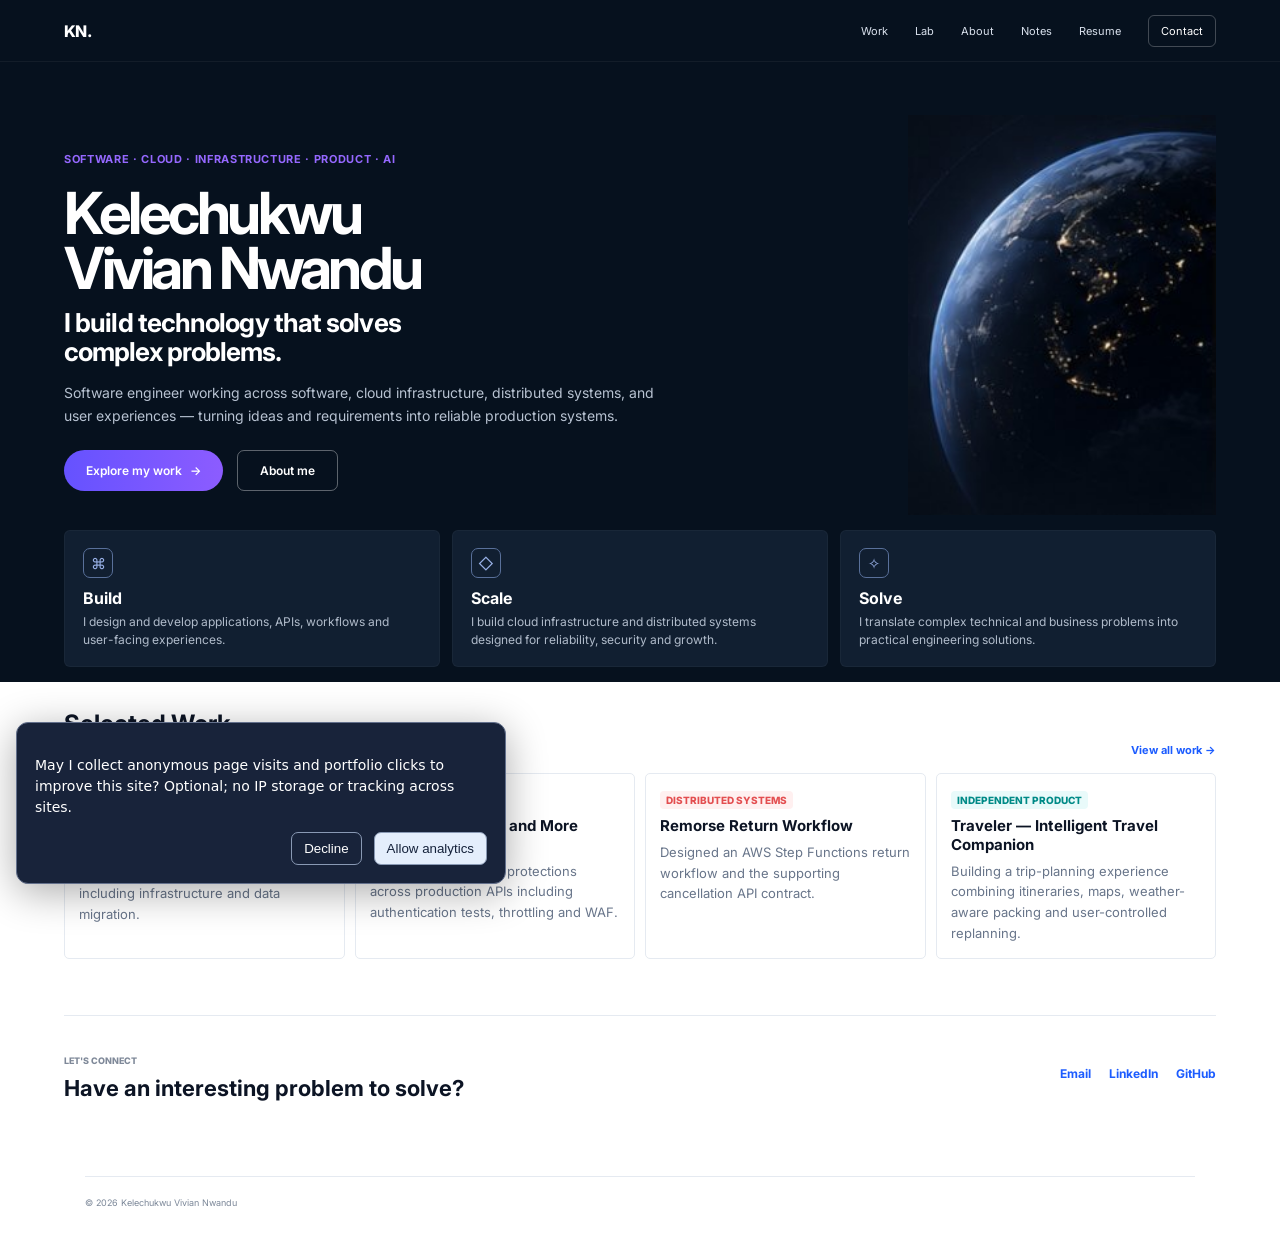
<file: index.html>
<!doctype html><html lang="en"><head><meta charset="utf-8"><meta name="viewport" content="width=device-width,initial-scale=1"><title>Kelechukwu Vivian Nwandu</title><meta name="description" content="Software engineer building reliable software, cloud infrastructure, distributed systems and user experiences."><link rel="preconnect" href="https://fonts.googleapis.com"><link rel="preconnect" href="https://fonts.gstatic.com" crossorigin><link href="https://fonts.googleapis.com/css2?family=Inter:wght@400;500;600;700;800&display=swap" rel="stylesheet"><link rel="stylesheet" href="app.css"></head><body class="home-page">
<header class="topbar dark"><a class="logo" href="index.html">KN.</a><button class="mobile-menu" aria-label="Toggle navigation" aria-expanded="false" aria-controls="primary-navigation">Menu</button><nav id="primary-navigation"><a href="work.html">Work</a><a href="lab.html">Lab</a><a href="about.html">About</a><a href="https://caseynv.wordpress.com/" target="_blank" rel="noopener noreferrer">Notes</a><a href="resume/Kelechukwu_Nwandu_Resume_2026.pdf" target="_blank" rel="noopener noreferrer">Resume</a><a class="contact-btn" href="#contact">Contact</a></nav></header>
<main><section class="home-hero"><div class="hero-main"><div class="hero-copy"><p class="kicker">SOFTWARE · CLOUD · INFRASTRUCTURE · PRODUCT · AI</p><h1>Kelechukwu<br>Vivian Nwandu</h1><h2>I build technology that solves<br>complex problems.</h2><p>Software engineer working across software, cloud infrastructure, distributed systems, and user experiences — turning ideas and requirements into reliable production systems.</p><div class="hero-actions"><a class="primary-btn" href="work.html">Explore my work <span>→</span></a><a class="ghost-btn" href="about.html">About me</a></div></div><div class="hero-earth"><img src="images/portfolio/hero-earth.jpg" alt="Earth at night"></div></div><div class="capability-grid"><article><div class="cap-icon">⌘</div><h3>Build</h3><p>I design and develop applications, APIs, workflows and user-facing experiences.</p></article><article><div class="cap-icon">◇</div><h3>Scale</h3><p>I build cloud infrastructure and distributed systems designed for reliability, security and growth.</p></article><article><div class="cap-icon">✧</div><h3>Solve</h3><p>I translate complex technical and business problems into practical engineering solutions.</p></article></div></section>
<section class="selected-section"><div class="section-row"><div><h2>Selected Work</h2><p>Some of the problems I’ve had the opportunity to solve.</p></div><a href="work.html">View all work →</a></div><div class="selected-grid"><a href="case-study.html?id=multi-region"><span class="tag blue">CLOUD INFRASTRUCTURE</span><h3>Multi-Region Service Expansion</h3><p>Helped expand production services across European AWS regions, including infrastructure and data migration.</p></a><a href="case-study.html?id=api-security"><span class="tag violet">SECURITY</span><h3>Making APIs Safer and More Resilient</h3><p>Implemented security protections across production APIs including authentication tests, throttling and WAF.</p></a><a href="case-study.html?id=remorse-return"><span class="tag red">DISTRIBUTED SYSTEMS</span><h3>Remorse Return Workflow</h3><p>Designed an AWS Step Functions return workflow and the supporting cancellation API contract.</p></a><a href="case-study.html?id=traveler-app"><span class="tag teal">INDEPENDENT PRODUCT</span><h3>Traveler — Intelligent Travel Companion</h3><p>Building a trip-planning experience combining itineraries, maps, weather-aware packing and user-controlled replanning.</p></a></div></section>
<section class="contact-section" id="contact"><div><p class="small-label">LET'S CONNECT</p><h2>Have an interesting problem to solve?</h2></div><div><a href="mailto:nwandukelechi@gmail.com">Email</a><a href="https://www.linkedin.com/in/kelechukwu-nwandu/" target="_blank" rel="noopener noreferrer">LinkedIn</a><a href="https://github.com/caseynv" target="_blank" rel="noopener noreferrer">GitHub</a></div></section></main><footer><span>© <span id="year"></span> Kelechukwu Vivian Nwandu</span></footer><script src="app.js"></script><script defer src="analytics.js"></script></body></html>
</file>
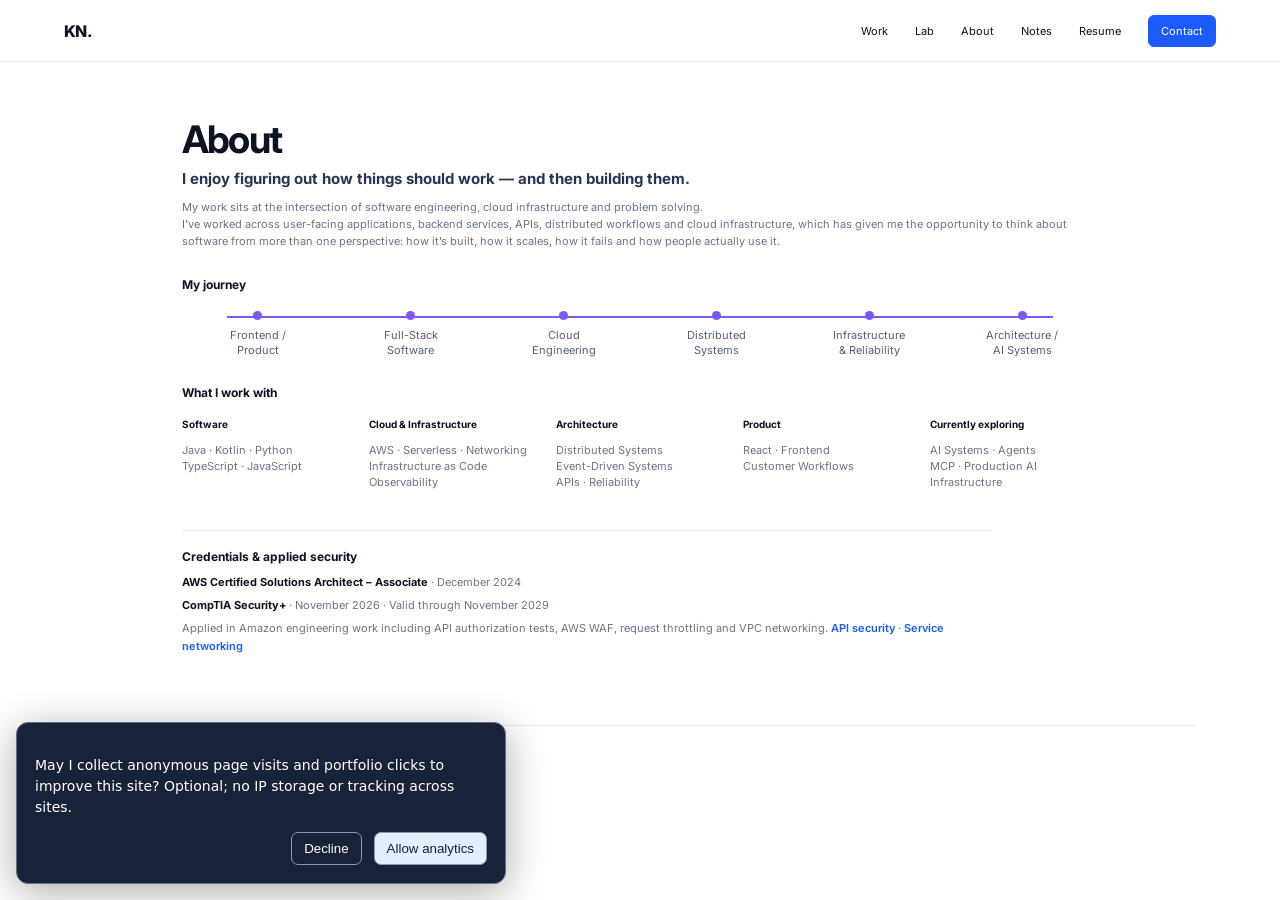
<file: about.html>
<!doctype html><html lang="en"><head><meta charset="utf-8"><meta name="viewport" content="width=device-width,initial-scale=1"><title>About · Kelechukwu Vivian Nwandu</title><link rel="preconnect" href="https://fonts.googleapis.com"><link rel="preconnect" href="https://fonts.gstatic.com" crossorigin><link href="https://fonts.googleapis.com/css2?family=Inter:wght@400;500;600;700;800&display=swap" rel="stylesheet"><link rel="stylesheet" href="app.css"></head><body><header class="topbar"><a class="logo" href="index.html">KN.</a><button class="mobile-menu" aria-label="Toggle navigation" aria-expanded="false" aria-controls="primary-navigation">Menu</button><nav id="primary-navigation"><a href="work.html">Work</a><a href="lab.html">Lab</a><a href="about.html">About</a><a href="https://caseynv.wordpress.com/" target="_blank" rel="noopener noreferrer">Notes</a><a href="resume/Kelechukwu_Nwandu_Resume_2026.pdf" target="_blank" rel="noopener noreferrer">Resume</a><a class="contact-btn blue-btn" href="index.html#contact">Contact</a></nav></header><main class="page about-page"><section class="about-intro"><h1>About</h1><h2>I enjoy figuring out how things should work — and then building them.</h2><p>My work sits at the intersection of software engineering, cloud infrastructure and problem solving.<br>I’ve worked across user-facing applications, backend services, APIs, distributed workflows and cloud infrastructure, which has given me the opportunity to think about software from more than one perspective: how it’s built, how it scales, how it fails and how people actually use it.</p></section><section class="journey"><h3>My journey</h3><div class="journey-track"><div><i></i><span>Frontend /<br>Product</span></div><div><i></i><span>Full-Stack<br>Software</span></div><div><i></i><span>Cloud<br>Engineering</span></div><div><i></i><span>Distributed<br>Systems</span></div><div><i></i><span>Infrastructure<br>& Reliability</span></div><div><i></i><span>Architecture /<br>AI Systems</span></div></div></section><section class="work-with"><h3>What I work with</h3><div><article><strong>Software</strong><p>Java · Kotlin · Python<br>TypeScript · JavaScript</p></article><article><strong>Cloud & Infrastructure</strong><p>AWS · Serverless · Networking<br>Infrastructure as Code<br>Observability</p></article><article><strong>Architecture</strong><p>Distributed Systems<br>Event-Driven Systems<br>APIs · Reliability</p></article><article><strong>Product</strong><p>React · Frontend<br>Customer Workflows</p></article><article><strong>Currently exploring</strong><p>AI Systems · Agents<br>MCP · Production AI<br>Infrastructure</p></article></div></section><section class="credentials-inline" aria-labelledby="credentials-heading"><div><h3 id="credentials-heading">Credentials &amp; applied security</h3><p><strong>AWS Certified Solutions Architect – Associate</strong> <span>· December 2024</span></p><p><strong>CompTIA Security+</strong> <span>· November 2026 · Valid through November 2029</span></p><p>Applied in Amazon engineering work including API authorization tests, AWS WAF, request throttling and VPC networking. <a href="case-study.html?id=api-security">API security</a> · <a href="case-study.html?id=vpc-networking">Service networking</a></p></div></section></main><footer><span>© <span id="year"></span> Kelechukwu Vivian Nwandu</span></footer><script src="app.js"></script><script defer src="analytics.js"></script></body></html>
</file>
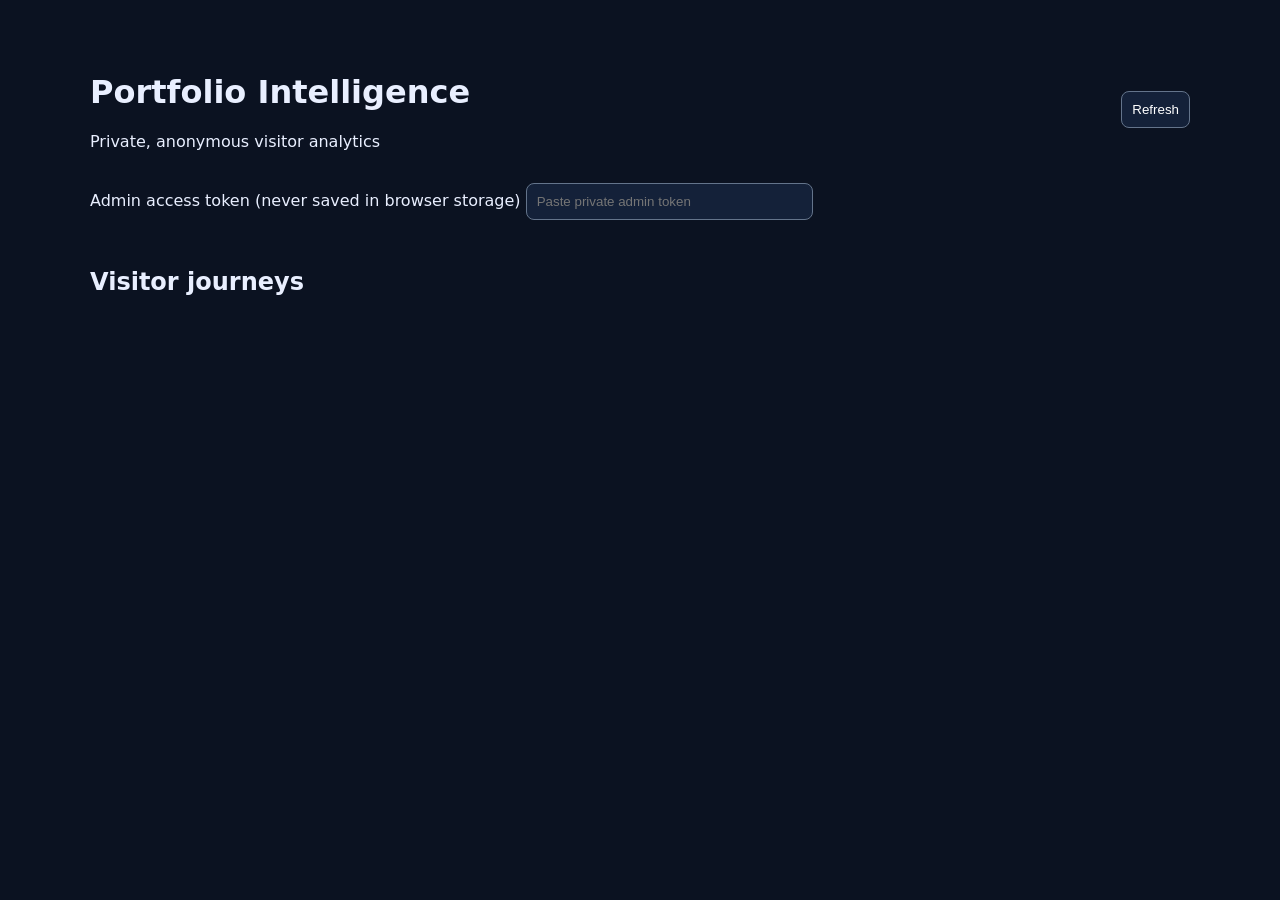
<file: analytics-admin.html>
<!doctype html><html lang="en"><head><meta charset="utf-8"><meta name="viewport" content="width=device-width,initial-scale=1"><meta name="robots" content="noindex,nofollow"><title>Private Portfolio Analytics</title><style>
:root{font-family:system-ui,sans-serif;color-scheme:dark}body{margin:0;padding:clamp(16px,4vw,60px);background:#0b1221;color:#e9efff}
header{display:flex;justify-content:space-between;align-items:center;gap:12px;flex-wrap:wrap}button,input{padding:10px;border-radius:8px;border:1px solid #64748b;background:#142139;color:#fff}
button{cursor:pointer}main{max-width:1100px;margin:auto}.metrics{display:grid;grid-template-columns:repeat(auto-fit,minmax(170px,1fr));gap:12px;margin:24px 0}
.metric,.journey{border:1px solid #334155;border-radius:12px;padding:18px;background:#142139}.metric strong{display:block;font-size:32px;margin-top:8px}
.journey{margin:12px 0}.journey ol{padding-left:24px}.journey li{margin:8px 0}small{color:#a4b1c7}#error{color:#ffc3c3}
</style></head><body><main><header><div><h1>Portfolio Intelligence</h1><p>Private, anonymous visitor analytics</p></div><button id="refresh">Refresh</button></header>
<p><label for="token">Admin access token (never saved in browser storage)</label> <input id="token" type="password" autocomplete="off" size="32" placeholder="Paste private admin token"></p>
<p id="error" role="status"></p><section class="metrics" id="metrics" aria-label="Analytics metrics"></section><h2>Visitor journeys</h2><section id="journeys"></section>
</main><script>
const $=id=>document.getElementById(id);
function metric(label,value){const el=document.createElement("div");el.className="metric";const title=document.createElement("small");title.textContent=label;const number=document.createElement("strong");number.textContent=value;el.append(title,number);return el;}
async function load(){
 $("error").textContent="";
 const token=$("token").value;
 if(!token){$("error").textContent="Enter your admin access token.";return;}
 const response=await fetch("/.netlify/functions/portfolio-admin",{headers:{authorization:"Bearer "+token},cache:"no-store"});
 if(!response.ok){$("error").textContent="Access denied or analytics not configured ("+response.status+").";return;}
 const data=await response.json();
 $("metrics").replaceChildren(metric("Events in last 24h",data.last24h),metric("Sessions in last 24h",data.sessions),metric("Resume clicks in recent events",data.resumeClicks),metric("Contact clicks in recent events",data.contactClicks));
 $("journeys").replaceChildren();
 for(const session of data.journeys){
 const card=document.createElement("article");card.className="journey";
 const header=document.createElement("h3");header.textContent="Anonymous visitor "+session.id;
 const info=document.createElement("small");info.textContent="Referrer: "+session.source+" · Last seen: "+new Date(session.last).toLocaleString();
 const list=document.createElement("ol");
 for(const event of [...session.events].reverse()){const li=document.createElement("li");li.textContent=event.type+" · "+(event.project||event.page)+" · "+new Date(event.created_at).toLocaleTimeString();list.append(li);}
 card.append(header,info,list);$("journeys").append(card);
 }
}
$("refresh").addEventListener("click",()=>load().catch(()=>{$("error").textContent="Unable to load analytics.";}));
</script></body></html>
</file>
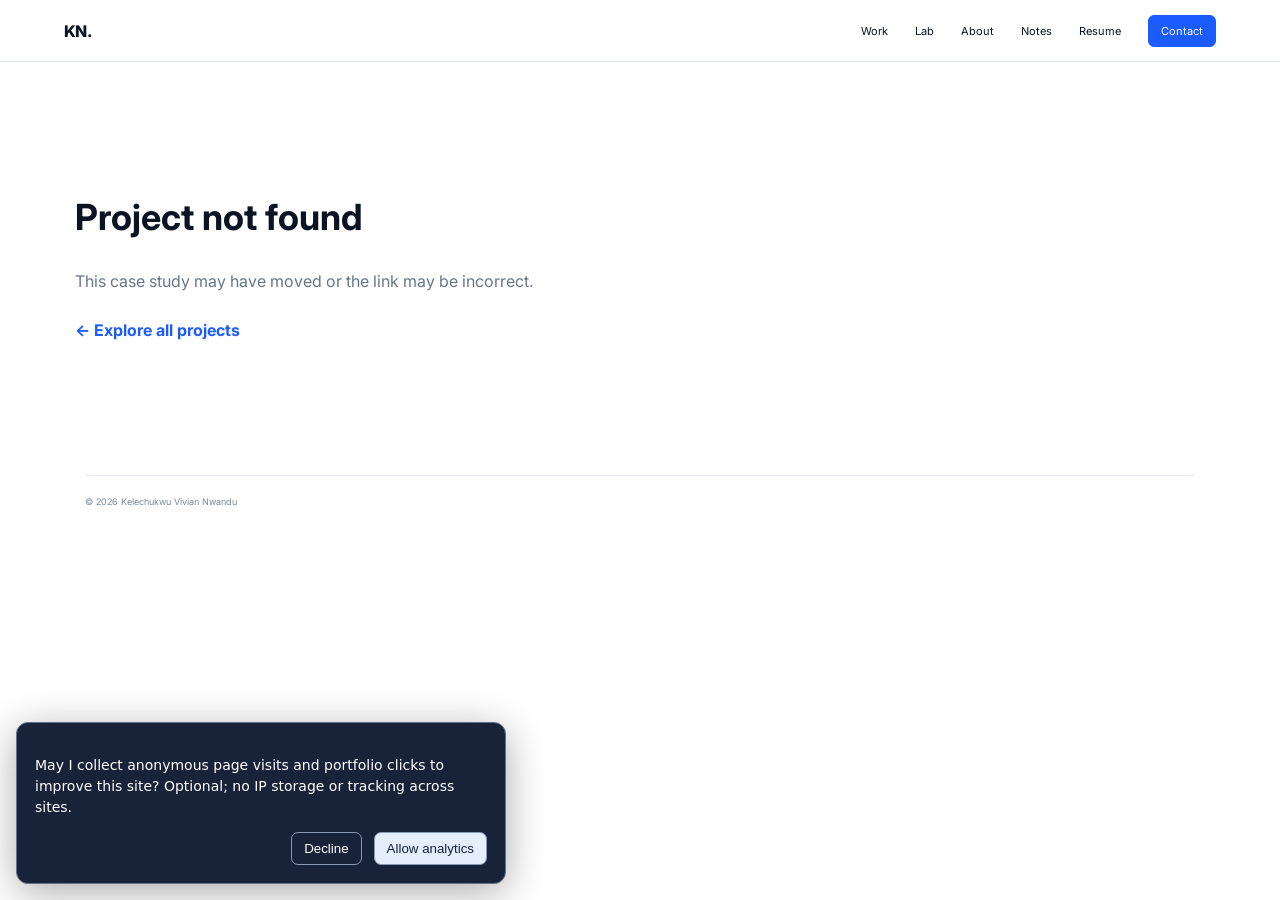
<file: case-study.html>
<!doctype html><html lang="en"><head><meta charset="utf-8"><meta name="viewport" content="width=device-width,initial-scale=1"><title>Case Study · Kelechukwu Vivian Nwandu</title><link rel="preconnect" href="https://fonts.googleapis.com"><link rel="preconnect" href="https://fonts.gstatic.com" crossorigin><link href="https://fonts.googleapis.com/css2?family=Inter:wght@400;500;600;700;800&display=swap" rel="stylesheet"><link rel="stylesheet" href="app.css"></head><body><header class="topbar"><a class="logo" href="index.html">KN.</a><button class="mobile-menu" aria-label="Toggle navigation" aria-expanded="false" aria-controls="primary-navigation">Menu</button><nav id="primary-navigation"><a href="work.html">Work</a><a href="lab.html">Lab</a><a href="about.html">About</a><a href="https://caseynv.wordpress.com/" target="_blank" rel="noopener noreferrer">Notes</a><a href="resume/Kelechukwu_Nwandu_Resume_2026.pdf" target="_blank" rel="noopener noreferrer">Resume</a><a class="contact-btn blue-btn" href="index.html#contact">Contact</a></nav></header><main class="case-page"><a class="back" href="work.html">← Back to all projects</a><section class="case-head"><div class="case-main"><span class="tag blue" id="case-category"></span><h1 id="case-title"></h1><p id="case-summary"></p><div class="case-visual" id="case-visual" role="group" aria-label="High-level project architecture"></div><div id="case-source" class="case-source" hidden></div></div><aside class="glance"><h3>At a glance</h3><div id="glance-card"></div><a class="full-case" href="#overview">View full case study ↓</a></aside></section><nav class="case-tabs"><a class="active" href="#overview">Overview</a><a href="#problem">Problem</a><a href="#approach">Approach</a><a href="#architecture">Architecture</a><a href="#results">Results</a><a href="#learnings">Learnings</a></nav><article class="case-content"><section id="overview"><h2>Overview</h2><p id="overview-copy"></p><div class="key-outcomes"><h3>Key outcomes</h3><div id="case-results-grid"></div></div></section><section id="problem"><h2>Problem</h2><div id="case-problem-text"></div></section><section id="approach"><h2>Approach</h2><ol id="approach-list"></ol></section><section id="architecture"><h2>Architecture</h2><p id="case-architecture-text"></p><div class="architecture-flow" id="architecture-flow"></div></section><section id="results"><h2>My contribution</h2><div id="contribution-copy"></div></section><section id="learnings"><h2>Learnings</h2><p id="case-learnings-text"></p></section><p class="public-note" id="public-note"></p></article></main><footer><span>© <span id="year"></span> Kelechukwu Vivian Nwandu</span></footer><script src="projects.js"></script><script src="case-study.js"></script><script src="app.js"></script><script defer src="analytics.js"></script></body></html>
</file>
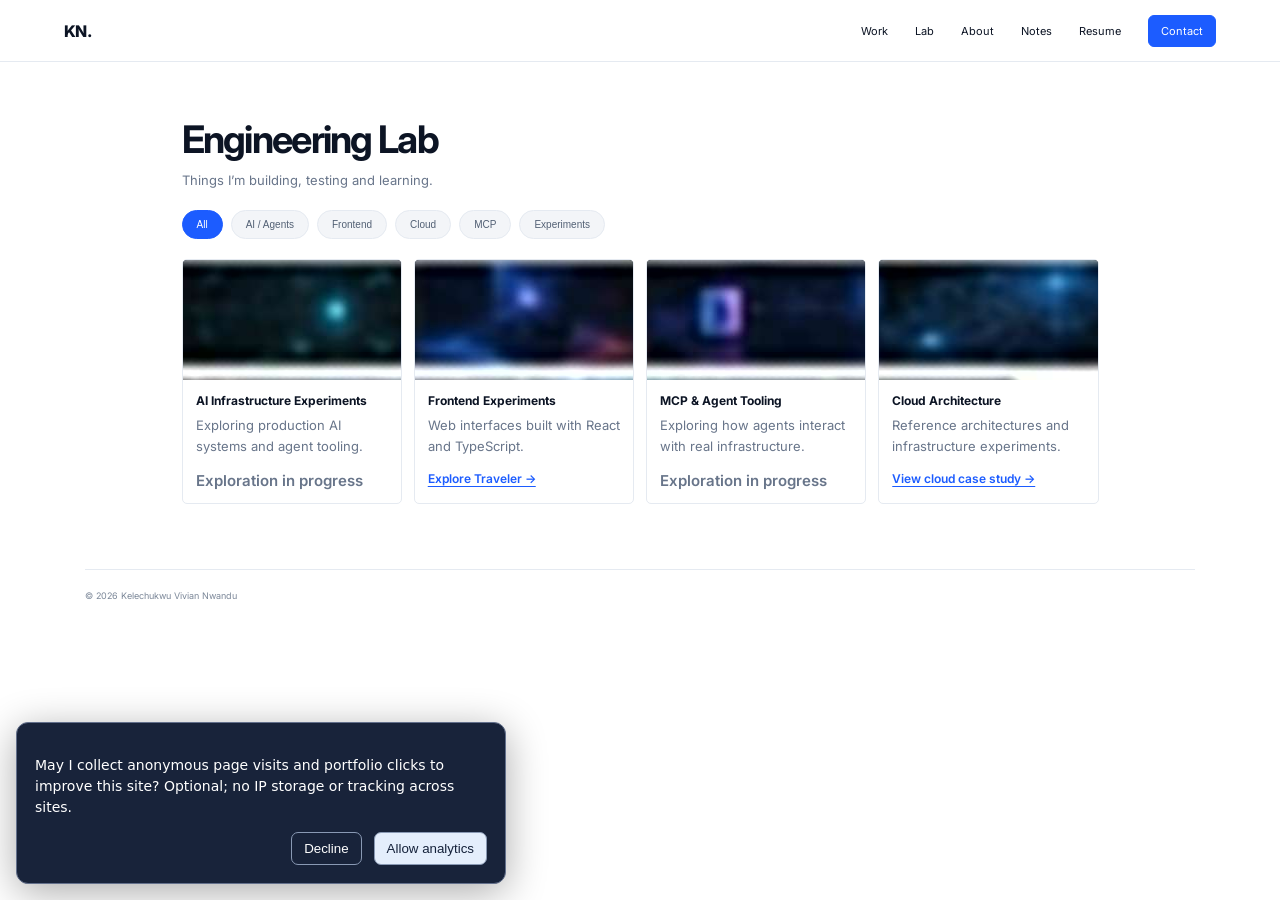
<file: lab.html>
<!doctype html><html lang="en"><head><meta charset="utf-8"><meta name="viewport" content="width=device-width,initial-scale=1"><title>Engineering Lab · Kelechukwu Vivian Nwandu</title><link rel="preconnect" href="https://fonts.googleapis.com"><link rel="preconnect" href="https://fonts.gstatic.com" crossorigin><link href="https://fonts.googleapis.com/css2?family=Inter:wght@400;500;600;700;800&display=swap" rel="stylesheet"><link rel="stylesheet" href="app.css"></head><body><header class="topbar"><a class="logo" href="index.html">KN.</a><button class="mobile-menu" aria-label="Toggle navigation" aria-expanded="false" aria-controls="primary-navigation">Menu</button><nav id="primary-navigation"><a href="work.html">Work</a><a href="lab.html">Lab</a><a href="about.html">About</a><a href="https://caseynv.wordpress.com/" target="_blank" rel="noopener noreferrer">Notes</a><a href="resume/Kelechukwu_Nwandu_Resume_2026.pdf" target="_blank" rel="noopener noreferrer">Resume</a><a class="contact-btn blue-btn" href="index.html#contact">Contact</a></nav></header><main class="page lab-page"><section class="page-heading compact"><h1>Engineering Lab</h1><p>Things I’m building, testing and learning.</p></section><div class="filters lab-filters" role="group" aria-label="Filter lab topics"><button class="active" data-filter="all" aria-pressed="true">All</button><button data-filter="ai" aria-pressed="false">AI / Agents</button><button data-filter="frontend" aria-pressed="false">Frontend</button><button data-filter="cloud" aria-pressed="false">Cloud</button><button data-filter="mcp" aria-pressed="false">MCP</button><button data-filter="experiments" aria-pressed="false">Experiments</button></div><section class="lab-grid"><article data-categories="ai experiments"><div class="lab-art sprite sprite-lab-ai" aria-hidden="true"></div><div><h3>AI Infrastructure Experiments</h3><p>Exploring production AI systems and agent tooling.</p><span class="lab-status">Exploration in progress</span></div></article><article data-categories="frontend experiments"><div class="lab-art sprite sprite-lab-frontend" aria-hidden="true"></div><div><h3>Frontend Experiments</h3><p>Web interfaces built with React and TypeScript.</p><a href="case-study.html?id=traveler-app">Explore Traveler →</a></div></article><article data-categories="mcp ai experiments"><div class="lab-art sprite sprite-lab-mcp" aria-hidden="true"></div><div><h3>MCP &amp; Agent Tooling</h3><p>Exploring how agents interact with real infrastructure.</p><span class="lab-status">Exploration in progress</span></div></article><article data-categories="cloud experiments"><div class="lab-art sprite sprite-lab-cloud" aria-hidden="true"></div><div><h3>Cloud Architecture</h3><p>Reference architectures and infrastructure experiments.</p><a href="case-study.html?id=multi-region">View cloud case study →</a></div></article></section><p id="lab-empty" class="empty-state" role="status" hidden>No experiments match this filter.</p></main><footer><span>© <span id="year"></span> Kelechukwu Vivian Nwandu</span></footer><script src="app.js"></script><script defer src="analytics.js"></script></body></html>
</file>
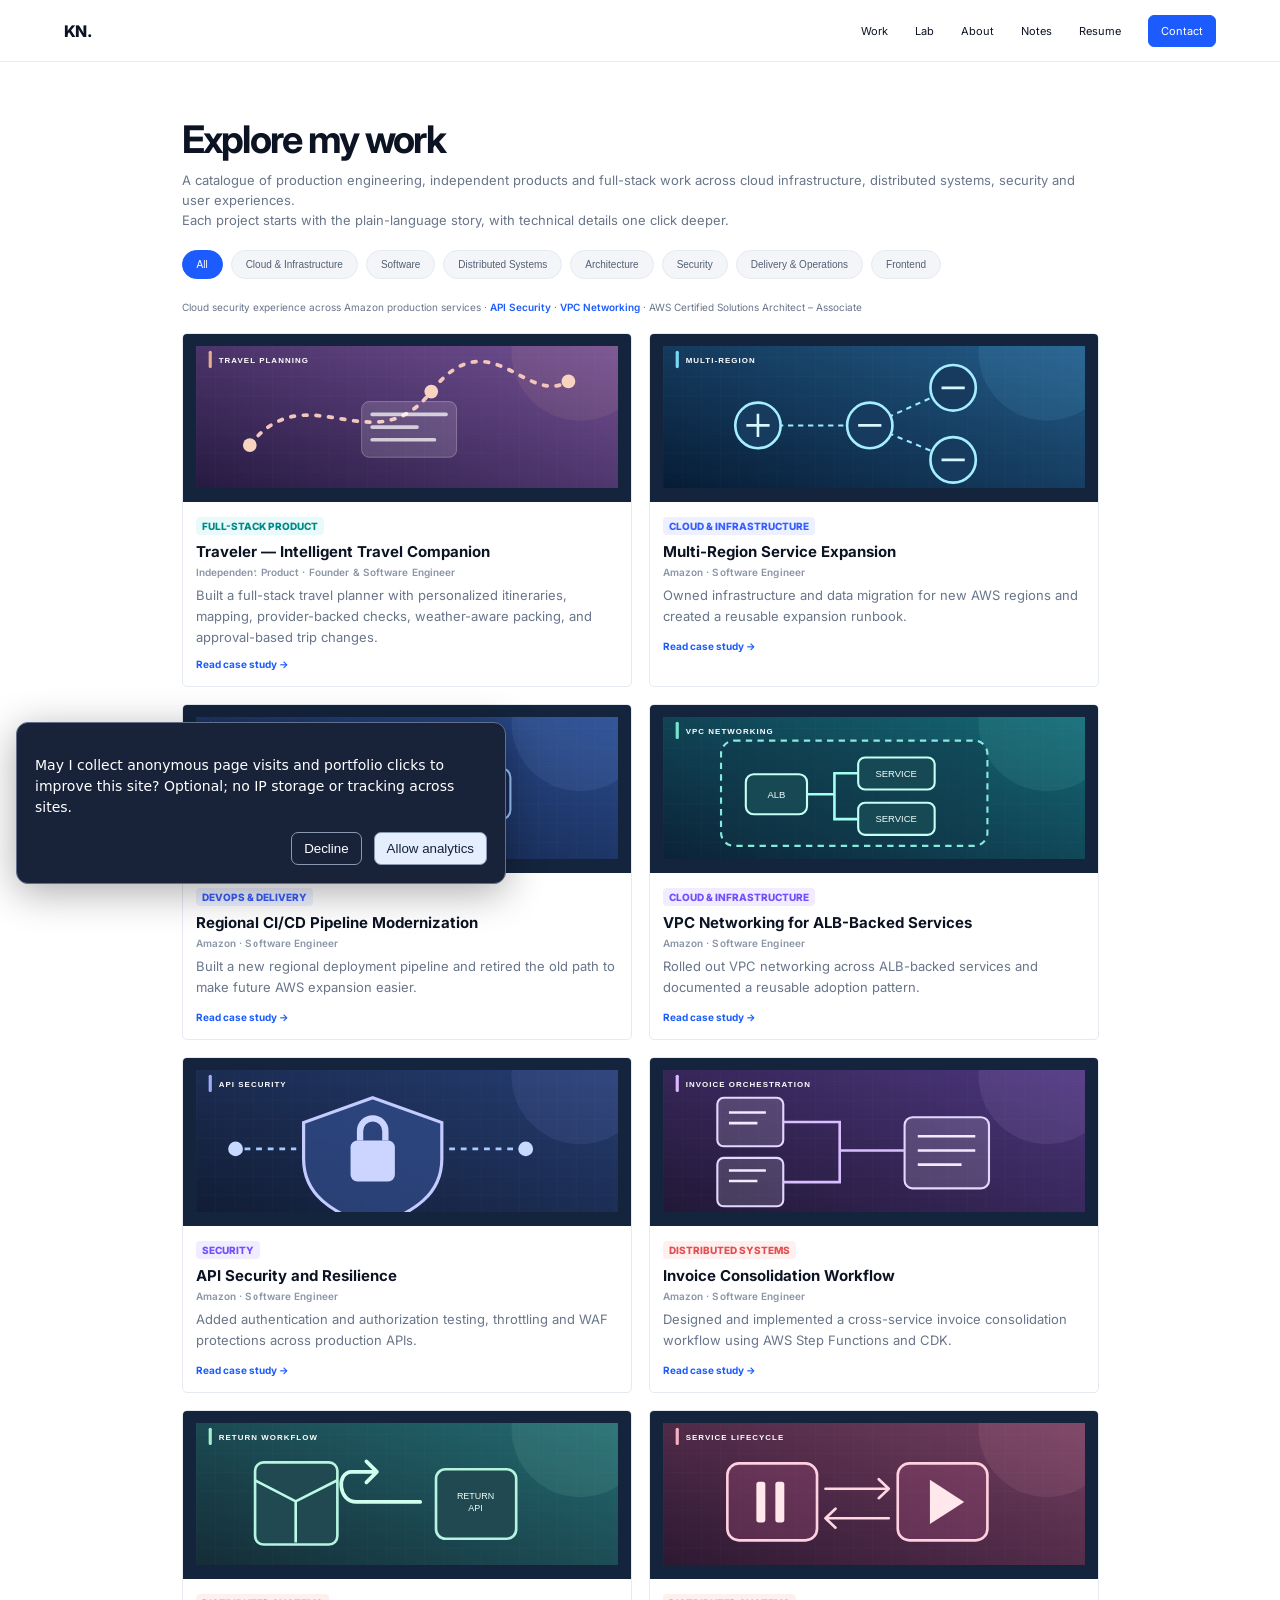
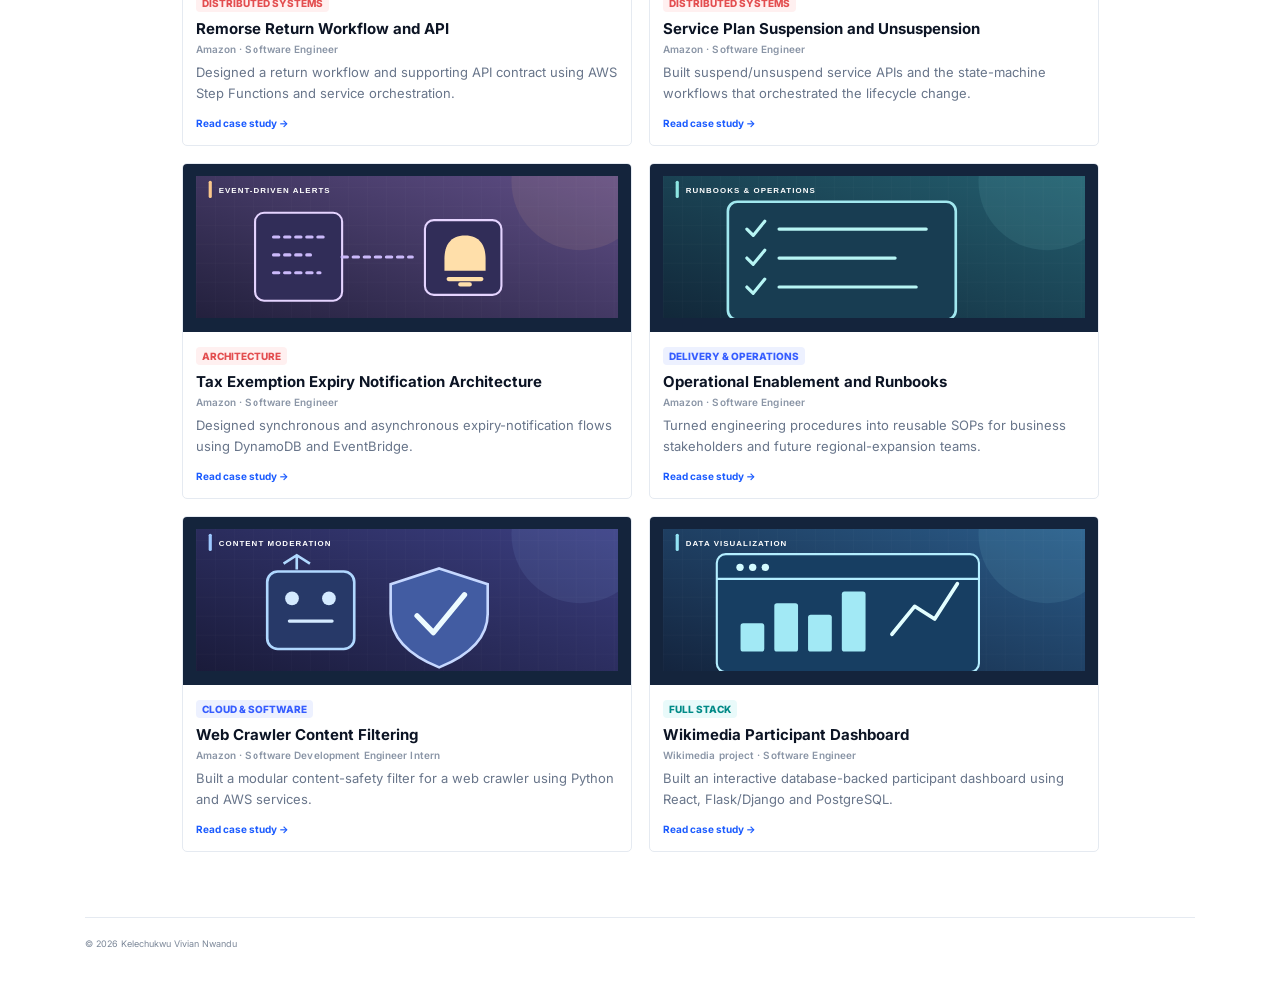
<file: work.html>
<!doctype html><html lang="en"><head><meta charset="utf-8"><meta name="viewport" content="width=device-width,initial-scale=1"><title>Work · Kelechukwu Vivian Nwandu</title><link rel="preconnect" href="https://fonts.googleapis.com"><link rel="preconnect" href="https://fonts.gstatic.com" crossorigin><link href="https://fonts.googleapis.com/css2?family=Inter:wght@400;500;600;700;800&display=swap" rel="stylesheet"><link rel="stylesheet" href="app.css"></head><body><header class="topbar"><a class="logo" href="index.html">KN.</a><button class="mobile-menu" aria-label="Toggle navigation" aria-expanded="false" aria-controls="primary-navigation">Menu</button><nav id="primary-navigation"><a href="work.html">Work</a><a href="lab.html">Lab</a><a href="about.html">About</a><a href="https://caseynv.wordpress.com/" target="_blank" rel="noopener noreferrer">Notes</a><a href="resume/Kelechukwu_Nwandu_Resume_2026.pdf" target="_blank" rel="noopener noreferrer">Resume</a><a class="contact-btn blue-btn" href="index.html#contact">Contact</a></nav></header><main class="page"><section class="page-heading"><h1>Explore my work</h1><p>A catalogue of production engineering, independent products and full-stack work across cloud infrastructure, distributed systems, security and user experiences.<br>Each project starts with the plain-language story, with technical details one click deeper.</p></section><div class="filters work-filters" role="group" aria-label="Filter projects"><button class="active" data-filter="all" aria-pressed="true">All</button><button data-filter="cloud" aria-pressed="false">Cloud & Infrastructure</button><button data-filter="software" aria-pressed="false">Software</button><button data-filter="distributed" aria-pressed="false">Distributed Systems</button><button data-filter="architecture" aria-pressed="false">Architecture</button><button data-filter="security" aria-pressed="false">Security</button><button data-filter="operations" aria-pressed="false">Delivery & Operations</button><button data-filter="frontend" aria-pressed="false">Frontend</button></div><p class="work-credential-note">Cloud security experience across Amazon production services · <a href="case-study.html?id=api-security">API Security</a> · <a href="case-study.html?id=vpc-networking">VPC Networking</a> · AWS Certified Solutions Architect – Associate</p><section class="project-grid" id="project-grid"></section></main><footer><span>© <span id="year"></span> Kelechukwu Vivian Nwandu</span></footer><script src="projects.js"></script><script src="app.js"></script><script defer src="analytics.js"></script></body></html>
</file>
<file: app.css>
:root{--ink:#0c1424;--muted:#68758a;--line:#e5eaf1;--blue:#1c5cff;--dark:#06111e}*{box-sizing:border-box}html{scroll-behavior:smooth}body{margin:0;font-family:Inter,system-ui,sans-serif;color:var(--ink);background:#fff}a{text-decoration:none;color:inherit}.topbar{height:62px;display:flex;align-items:center;justify-content:space-between;padding:0 max(5vw,24px);position:sticky;top:0;z-index:40;background:rgba(255,255,255,.96);border-bottom:1px solid var(--line);backdrop-filter:blur(14px)}.topbar.dark{background:#06111e;border-color:rgba(255,255,255,.05)}.logo{font-size:1rem;font-weight:800;letter-spacing:-.04em}.dark .logo{color:#fff}.topbar nav{display:flex;align-items:center;gap:27px;font-size:11px}.dark nav a{color:#d8e0ec}.contact-btn{padding:8px 12px;border:1px solid #cad3df;border-radius:6px}.dark .contact-btn{border-color:rgba(255,255,255,.24);color:#fff}.blue-btn{color:#fff!important;background:var(--blue);border-color:var(--blue)}.mobile-menu{display:none;border:0;background:none;font:600 12px Inter}.dark .mobile-menu{color:#fff}.home-hero{background:#06111e;color:#fff;padding:38px max(5vw,24px) 15px}.hero-main{max-width:1180px;margin:auto;display:grid;grid-template-columns:1.03fr .97fr;min-height:430px;align-items:center}.kicker{color:#9568ff!important;font-size:11px!important;font-weight:700;letter-spacing:.06em;margin-bottom:18px!important}.hero-copy h1{font-size:58px;line-height:.94;letter-spacing:-.06em;margin:0}.hero-copy h2{font-size:26px;line-height:1.12;letter-spacing:-.035em;margin:13px 0}.hero-copy>p{max-width:610px;color:#b7c2d1;font-size:14px;line-height:1.65}.hero-actions{display:flex;gap:14px;margin-top:23px}.primary-btn,.ghost-btn{display:inline-flex;align-items:center;gap:8px;padding:12px 22px;border-radius:22px;font-size:12px;font-weight:600}.primary-btn{background:linear-gradient(90deg,#6552ff,#8c5cff)}.ghost-btn{border:1px solid rgba(255,255,255,.35);border-radius:7px}.hero-earth{height:400px;display:flex;align-items:center;justify-content:flex-end;overflow:hidden}.hero-earth img{height:100%;width:auto;object-fit:contain}.capability-grid{max-width:1180px;margin:0 auto;display:grid;grid-template-columns:repeat(3,1fr);gap:12px}.capability-grid article{background:#111f31;border:1px solid rgba(255,255,255,.035);border-radius:6px;padding:17px 18px;min-height:126px}.cap-icon{width:30px;height:30px;display:grid;place-items:center;border:1px solid #59709a;border-radius:7px;color:#9ab2e8;font-size:15px}.capability-grid h3{font-size:16px;margin:10px 0 5px}.capability-grid p{color:#b0bbca;font-size:12px;line-height:1.5;margin:0}.selected-section{max-width:1180px;margin:auto;padding:27px 0 36px}.section-row{display:flex;justify-content:space-between;align-items:flex-end}.section-row h2{font-size:24px;margin:0}.section-row p{font-size:12px;color:var(--muted);margin:4px 0 0}.section-row>a{font-size:11px;color:var(--blue);font-weight:700}.selected-grid{display:grid;grid-template-columns:repeat(4,1fr);gap:10px;margin-top:16px}.selected-grid>a{border:1px solid var(--line);border-radius:5px;padding:14px;min-height:155px}.tag{display:inline-block;font-size:8px;font-weight:800;line-height:1;padding:4px 6px;border-radius:4px}.tag.blue{color:#365dff;background:#edf1ff}.tag.violet{color:#704fff;background:#f1ecff}.tag.red{color:#e34e50;background:#fff0f0}.tag.teal{color:#008a87;background:#e9fafa}.selected-grid h3{font-size:13px;line-height:1.25;margin:8px 0 6px}.selected-grid p{font-size:10px;line-height:1.55;color:var(--muted);margin:0}.contact-section{max-width:1180px;margin:20px auto 45px;padding:30px 0;border-top:1px solid var(--line);display:flex;justify-content:space-between;align-items:center}.contact-section h2{margin:3px 0 0;font-size:22px}.small-label{font-size:9px!important;font-weight:800;color:#7f8999}.contact-section>div:last-child{display:flex;gap:18px;color:var(--blue);font-size:12px;font-weight:700}.page{max-width:917px;margin:auto;padding:54px 0 65px}.page-heading h1{font-size:38px;letter-spacing:-.045em;margin:0}.page-heading p{font-size:13px;line-height:1.55;color:var(--muted);margin:8px 0 0}.page-heading.compact{margin-bottom:16px}.filters{display:flex;gap:8px;flex-wrap:wrap;margin:20px 0}.filters button{border:1px solid var(--line);background:#f3f5f8;color:#526074;padding:8px 14px;border-radius:18px;font-size:10px;cursor:pointer}.filters button.active{background:var(--blue);color:#fff;border-color:var(--blue)}.project-grid{display:grid;grid-template-columns:repeat(2,1fr);gap:17px}.project-card{border:1px solid var(--line);border-radius:5px;overflow:hidden;background:#fff}.project-art{width:450px;height:140px;background:#08131f}.project-card>div{padding:12px 13px 14px}.project-card h3{font-size:13px;margin:7px 0 5px}.project-card p{font-size:10px;line-height:1.5;color:var(--muted);margin:0}.project-card a{display:inline-block;color:var(--blue);font-size:10px;font-weight:700;margin-top:10px}.lab-page{max-width:936px}.lab-grid{display:grid;grid-template-columns:repeat(4,1fr);gap:12px}.lab-grid article{border:1px solid var(--line);border-radius:5px;overflow:hidden}.lab-art{width:225px;height:120px;background:#07111e}.lab-grid article>div{padding:13px}.lab-grid h3{font-size:12px;margin:0 0 7px}.lab-grid p{font-size:10px;line-height:1.5;color:var(--muted);min-height:44px;margin:0}.lab-grid span{display:block;margin-top:12px;font-size:15px}.about-page{max-width:1030px}.about-intro h1{font-size:38px;letter-spacing:-.04em;margin:0}.about-intro h2{font-size:15px;color:#263553;margin:7px 0 10px}.about-intro p{font-size:11px;line-height:1.55;color:var(--muted);max-width:930px}.journey,.work-with{margin-top:27px}.journey h3,.work-with h3{font-size:12px}.journey-track{display:grid;grid-template-columns:repeat(6,1fr);position:relative;margin-top:19px}.journey-track:before{content:"";position:absolute;left:5%;right:5%;top:5px;height:2px;background:#7b58ff}.journey-track>div{text-align:center;position:relative}.journey-track i{position:relative;z-index:1;display:block;width:9px;height:9px;margin:auto;border-radius:50%;background:#7b58ff}.journey-track span{display:block;font-size:9px;line-height:1.35;color:#536174;margin-top:8px}.work-with>div{display:grid;grid-template-columns:repeat(5,1fr);gap:18px}.work-with strong{font-size:10px}.work-with p{font-size:9px;line-height:1.45;color:var(--muted)}.case-page{max-width:1130px;margin:auto;padding:28px 0 60px}.back{display:inline-block;color:#637086;font-size:10px;margin-bottom:17px}.case-head{display:grid;grid-template-columns:1fr 210px;gap:20px}.case-main h1{font-size:32px;letter-spacing:-.04em;margin:7px 0}.case-main>p{font-size:10px;line-height:1.55;color:var(--muted);margin:0 0 14px}.case-image{display:block;width:900px;height:300px;border-radius:5px;background:#08131f}.glance{background:#f6f8fb;border:1px solid var(--line);border-radius:6px;padding:15px}.glance h3{font-size:11px;margin:0 0 12px}.glance #glance-card>div{margin-bottom:11px}.glance strong{display:block;font-size:8px;margin-bottom:2px}.glance span{display:block;font-size:9px;color:#59677b;line-height:1.35}.full-case{display:block;background:var(--blue);color:#fff;text-align:center;padding:10px;border-radius:5px;font-size:9px;margin-top:13px}.case-tabs{position:sticky;top:62px;z-index:20;background:#fff;display:flex;gap:32px;border-bottom:1px solid var(--line);padding-top:12px}.case-tabs a{font-size:9px;color:#5a677b;padding:10px 0}.case-tabs a.active{color:var(--blue);border-bottom:2px solid var(--blue)}.case-content{max-width:850px;padding-top:18px}.case-content section{padding:14px 0 24px}.case-content h2{font-size:24px;letter-spacing:-.035em;margin:0 0 7px}.case-content p,.case-content li{font-size:10px;line-height:1.65;color:var(--muted)}.key-outcomes{background:#f7f9fc;border-radius:5px;padding:15px;margin-top:16px}.key-outcomes h3{font-size:10px;color:#56647a}.key-outcomes>div{display:grid;grid-template-columns:repeat(4,1fr);gap:9px}.key-outcomes>div>div{background:#fff;border:1px solid #eef1f5;padding:11px;border-radius:4px;min-height:95px}.key-outcomes i{display:grid;place-items:center;width:24px;height:24px;border-radius:6px;background:#eef2ff;color:#5b6cff;font-style:normal}.key-outcomes p{font-size:8px!important;line-height:1.4!important;margin-bottom:0}.architecture-flow{display:flex;align-items:center;gap:8px;overflow-x:auto}.flow-node{width:145px;min-height:100px;background:#0d1d31;color:#fff;border-radius:5px;padding:12px;display:flex;flex-direction:column}.flow-node span{font-size:8px;color:#84a6ff}.flow-node strong{font-size:10px;margin-top:auto}.flow-node small{font-size:8px;color:#aeb9c8;margin-top:3px}.architecture-flow b{font-weight:400;color:#8190a4}.public-note{font-style:italic;font-size:9px!important}footer{max-width:1110px;margin:auto;border-top:1px solid var(--line);padding:20px 0 35px;color:#7b8798;font-size:9px}@media(max-width:800px){.mobile-menu{display:block}.topbar nav{display:none;position:absolute;top:60px;left:4vw;right:4vw;flex-direction:column;align-items:flex-start;background:#fff;padding:16px;border:1px solid var(--line);border-radius:8px}.topbar.dark nav{background:#0e1d30}.topbar nav.open{display:flex}.hero-main{grid-template-columns:1fr}.hero-earth{display:none}.capability-grid,.selected-grid,.project-grid,.lab-grid{grid-template-columns:1fr}.selected-section,.page,.case-page,footer,.contact-section{width:90%}.contact-section{align-items:flex-start;flex-direction:column;gap:15px}.journey-track{grid-template-columns:repeat(3,1fr);row-gap:20px}.journey-track:before{display:none}.work-with>div{grid-template-columns:1fr 1fr}.case-head{grid-template-columns:1fr}.key-outcomes>div{grid-template-columns:1fr 1fr}}@media(max-width:520px){.hero-copy h1{font-size:43px}.hero-copy h2{font-size:21px}.work-with>div,.key-outcomes>div{grid-template-columns:1fr}.journey-track{grid-template-columns:1fr 1fr}}

.sprite{background-image:url("images/portfolio/portfolio-sprite.jpg");background-repeat:no-repeat;background-size:900px 840px}.sprite-multi-region{background-position:0 0}.sprite-api-security{background-position:-450px 0}.sprite-workflow-automation{background-position:0 -140px}.sprite-tax-notifications{background-position:-450px -140px}.sprite-crawler-filter{background-position:0 -280px}.sprite-wikimedia-dashboard{background-position:-450px -280px}.sprite-lab-ai{background-position:0 -420px}.sprite-lab-frontend{background-position:-225px -420px}.sprite-lab-mcp{background-position:-450px -420px}.sprite-lab-cloud{background-position:-675px -420px}.sprite-case-map{background-position:0 -540px}

.project-context{display:block;font-size:8px;color:#8a95a6;margin:0 0 7px;font-weight:600;letter-spacing:.01em}.project-card p{min-height:45px}

/* Low-emphasis credential details; projects remain the primary focus. */
.credentials-inline{margin-top:28px;border-top:1px solid var(--line);padding-top:18px;max-width:810px}
.credentials-inline h3{font-size:12px;margin:0 0 9px}
.credentials-inline p{font-size:11px;line-height:1.65;color:var(--muted);margin:5px 0}
.credentials-inline p strong{color:var(--ink)}
.credentials-inline a,.work-credential-note a{color:var(--blue);font-weight:600}
.work-credential-note{font-size:10px;line-height:1.6;color:var(--muted);margin:0 0 18px}

/* Portfolio QA: fluid media, readable case studies and accessible interactions. */
html{scroll-padding-top:110px}
body{overflow-x:hidden}
a:focus-visible,button:focus-visible{outline:3px solid #6954d5;outline-offset:3px}
[hidden]{display:none!important}
.selected-section,.contact-section{width:min(90%,1180px)}
.page,.case-page{width:min(90%,1130px)}
.page{max-width:917px}
.case-page{max-width:1130px}
.case-main,.case-head>*,.project-card{min-width:0}
.case-image{width:100%;max-width:100%;height:auto;aspect-ratio:3/1}
.project-art{width:100%;max-width:100%;height:140px}
.lab-art{width:100%;max-width:100%;height:120px}
.project-card h3,.selected-grid h3{font-size:15px}
.project-card p,.selected-grid p,.lab-grid p{font-size:13px;line-height:1.6}
.project-context,.tag{font-size:10px}
.case-main>p,.case-content p,.case-content li{font-size:14px;line-height:1.7}
.glance strong,.glance span,.case-tabs a,.back,.full-case,.public-note{font-size:12px}
.key-outcomes p{font-size:12px!important}
.flow-node span,.flow-node strong,.flow-node small{font-size:11px}
.flow-node{min-width:135px}
.work-with p,.journey-track span{font-size:11px}
.lab-grid a,.lab-status{display:inline-block;margin-top:12px;font-size:12px;font-weight:600}
.lab-grid a{color:var(--blue);text-decoration:underline;text-underline-offset:3px}
.lab-status{color:var(--muted)}
.empty-state{font-size:14px;color:var(--muted);padding:16px}
.case-not-found{padding:75px 0;max-width:620px}
.case-not-found h1{font-size:36px}
.case-not-found p{font-size:16px;line-height:1.6;color:var(--muted)}
.case-not-found a{display:inline-block;margin-top:10px;color:var(--blue);font-weight:700}
.case-image-traveler{background-image:linear-gradient(135deg,#26194f,#6b4fa5 50%,#d68b85);position:relative}
.case-image-traveler::after{content:"TRAVELER  /  INTELLIGENT TRAVEL PLANNING";position:absolute;inset:0;display:flex;align-items:center;justify-content:center;text-align:center;padding:18px;color:#fff;font-weight:700;letter-spacing:.09em;font-size:clamp(13px,2.2vw,23px)}
@media(max-width:800px){
 .case-tabs{gap:18px;overflow-x:auto;white-space:nowrap}
 .case-tabs a{flex:0 0 auto}
 .case-image{aspect-ratio:16/9}
 .topbar nav a{font-size:14px;min-height:36px;display:flex;align-items:center}
 .page,.case-page{padding-top:32px}
 .lab-grid{grid-template-columns:repeat(2,minmax(0,1fr))}
}
@media(max-width:520px){
 .hero-actions{flex-wrap:wrap}
 .lab-grid{grid-template-columns:1fr}
 .section-row{gap:15px}
 .case-head{gap:14px}
 .case-image{aspect-ratio:4/3}
 .case-tabs{gap:14px}
 .case-content h2{font-size:21px}
 .key-outcomes>div{grid-template-columns:1fr 1fr}
}
@media(prefers-reduced-motion:reduce){html{scroll-behavior:auto}}

/* Data-driven, project-specific architecture visualizations. */
.case-visual{width:100%;min-height:265px;border-radius:12px;background:linear-gradient(135deg,#0c203b,#173456);color:#fff;padding:23px 25px;display:flex;flex-direction:column;gap:22px;overflow:hidden}
.case-visual-product{background:linear-gradient(120deg,#271a4b,#4b327a 60%,#814e78)}
.case-visual-security{background:linear-gradient(120deg,#132541,#193e52 55%,#245262)}
.case-visual-heading{display:flex;flex-direction:column;gap:7px}
.case-visual-heading span{font-size:10px;letter-spacing:.13em;font-weight:700;color:#c8d9f3}
.case-visual-heading strong{font-size:17px;letter-spacing:-.02em}
.case-visual-steps{display:grid;grid-template-columns:repeat(4,minmax(0,1fr));gap:10px;list-style:none;padding:0;margin:0}
.case-visual-steps li{min-width:0;display:flex;flex-direction:column;gap:10px;padding:15px 12px;background:rgba(255,255,255,.1);border:1px solid rgba(255,255,255,.23);border-radius:9px;position:relative}
.case-visual-steps li:not(:last-child)::after{content:"→";position:absolute;right:-12px;top:42%;color:#fff;z-index:1;font-size:16px}
.case-visual-num{font-size:11px;color:#c0d6f7;font-weight:700}
.case-visual-steps strong{font-size:13px;line-height:1.4}
.case-visual-steps small{font-size:11px;line-height:1.45;color:#e0e8f5}
.case-visual-caption{font-size:10px;color:#d2ddef;margin-top:auto}
.case-source{margin:12px 0}
.case-source a{display:inline-flex;padding:9px 13px;border:1px solid #d8deed;border-radius:8px;color:var(--blue);font-size:12px;font-weight:700}
.case-source a:hover{background:#f3f5ff}
.project-art-traveler{background:radial-gradient(circle at 80% 24%,#edb09d 0 10%,transparent 11%),linear-gradient(140deg,#30204f 5%,#685394 65%,#a77998);padding:22px;display:flex;flex-direction:column;justify-content:flex-end;gap:6px;position:relative;overflow:hidden}
.project-art-traveler::before{content:"";position:absolute;top:22px;right:65px;width:100px;height:60px;border:2px dashed rgba(255,255,255,.65);border-bottom:0;border-left:0;border-radius:80% 100% 0 0;transform:rotate(-12deg)}
.project-art-traveler .project-art-mark{font-size:19px;letter-spacing:.17em;font-weight:800;color:#fff}
.project-art-traveler small{font-size:11px;letter-spacing:.03em;color:#f4e8ff}
@media(max-width:800px){.case-visual-steps{grid-template-columns:repeat(2,minmax(0,1fr))}.case-visual-steps li:nth-child(2)::after{display:none}}
@media(max-width:440px){.case-visual{padding:18px 14px}.case-visual-steps{grid-template-columns:1fr}.case-visual-steps li::after{display:none!important}.case-visual-heading strong{font-size:15px}}

/* Dedicated vector thumbnails - a single consistent 8:3 crop per project. */
.project-art{aspect-ratio:8/3;height:auto;min-height:0;max-height:none;overflow:hidden;background:#14243c}
.project-thumb-img{display:block;width:100%;height:100%;object-fit:cover}
@media(max-width:520px){.project-art{aspect-ratio:8/3}}
</file>
